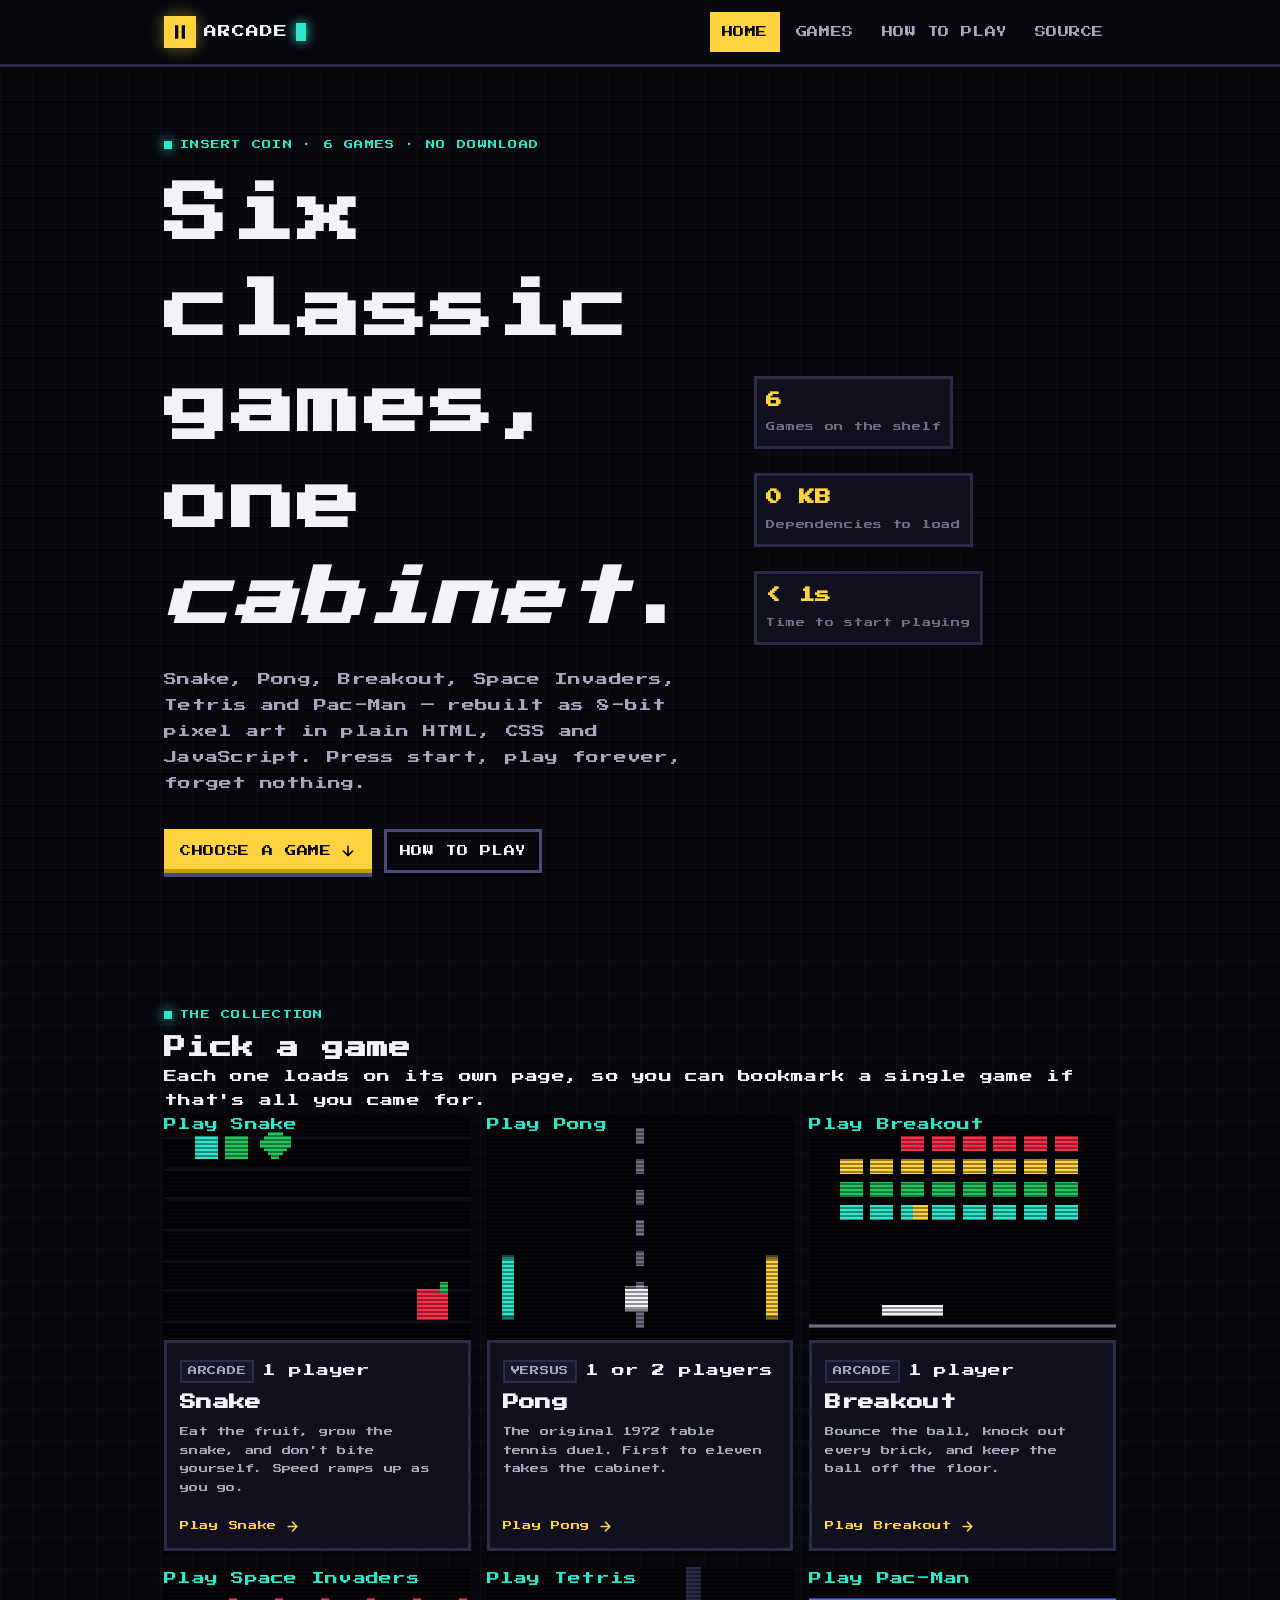
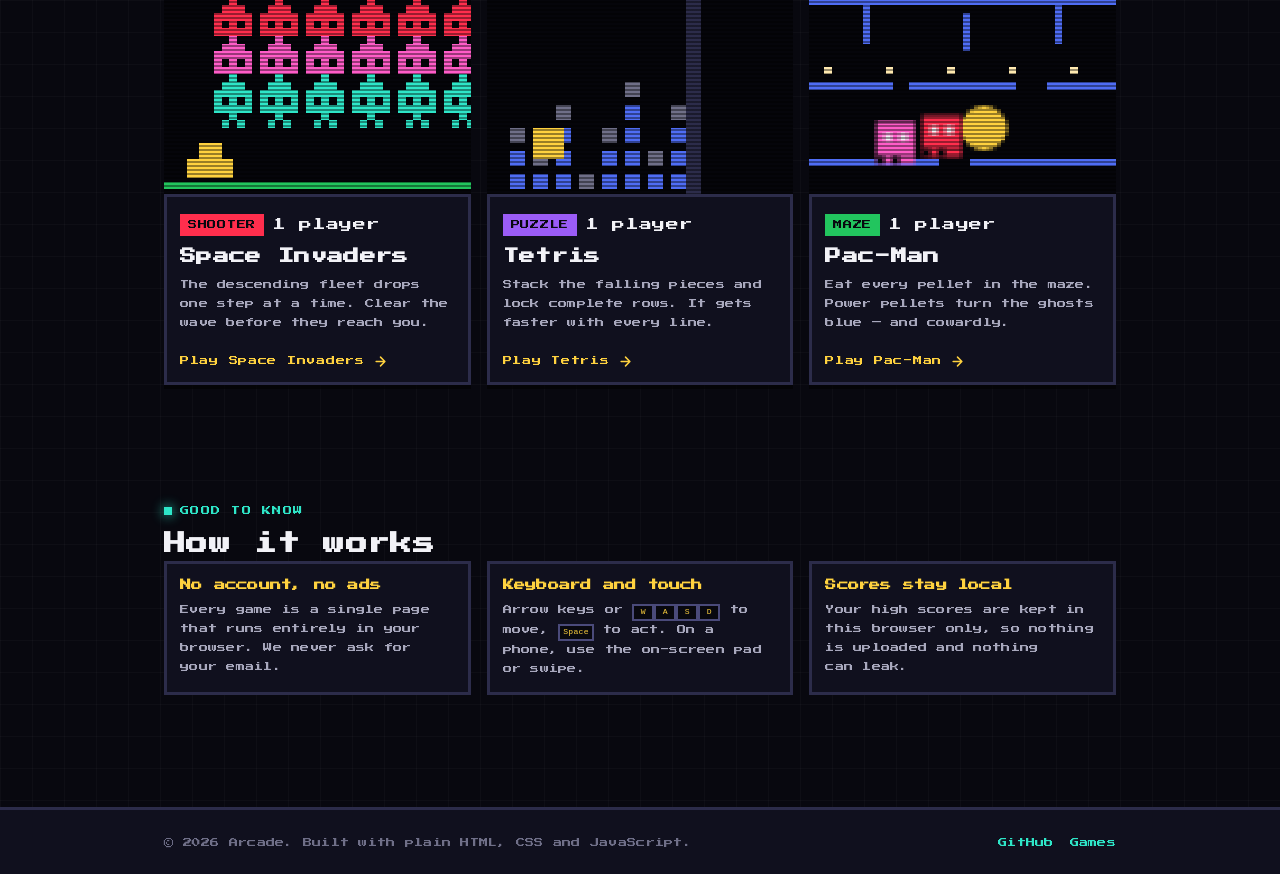
<file: index.html>
<!DOCTYPE html>
<html lang="en">
<head>
<meta charset="utf-8">
<meta name="viewport" content="width=device-width, initial-scale=1">
<title>Arcade — six retro games</title>
<meta name="description" content="Six classic 8-bit arcade games rebuilt for the browser. Snake, Pong, Breakout, Space Invaders, Tetris and Pac-Man. No install, no signup, no ads.">
<meta name="theme-color" content="#08080f">
<link rel="icon" href="assets/favicon.svg" type="image/svg+xml">
<link rel="stylesheet" href="styles/site.css">
</head>
<body>

<a class="sr-only" href="#games">Skip to games</a>

<header class="site-header">
  <div class="container site-header__inner">
    <a class="brand" href="./">
      <span class="brand__mark" aria-hidden="true">
        <svg viewBox="0 0 24 24" fill="currentColor"><path d="M6 4h4v16H6zM14 4h4v16h-4z"/></svg>
      </span>
      Arcade
    </a>

    <button class="nav-toggle" type="button" aria-expanded="false" aria-controls="site-nav" aria-label="Open menu">
      <span class="nav-toggle__bars" aria-hidden="true"></span>
    </button>

    <nav class="site-nav" id="site-nav" data-open="false" aria-label="Main">
      <ul>
        <li><a href="./" aria-current="page">Home</a></li>
        <li><a href="#games">Games</a></li>
        <li><a href="#how">How to play</a></li>
        <li><a href="https://github.com/bishalxrauniyar/test-game" rel="noopener">Source</a></li>
      </ul>
    </nav>
  </div>
</header>

<main id="main">

  <section class="hero">
    <div class="container hero__inner">
      <div>
        <p class="eyebrow">Insert coin · 6 games · no download</p>
        <h1>Six classic games,<br>one <em>cabinet</em>.</h1>
        <p class="lede" style="margin-top:1.25rem">
          Snake, Pong, Breakout, Space Invaders, Tetris and Pac-Man — rebuilt as
          8-bit pixel art in plain HTML, CSS and JavaScript. Press start, play
          forever, forget nothing.
        </p>
        <div class="hero__actions" style="margin-top:2rem">
          <a class="btn" href="#games">
            Choose a game
            <svg width="16" height="16" viewBox="0 0 24 24" fill="none" stroke="currentColor" stroke-width="2.4" stroke-linecap="round" stroke-linejoin="round" aria-hidden="true"><path d="M12 5v14M19 12l-7 7-7-7"/></svg>
          </a>
          <a class="btn btn--ghost" href="#how">How to play</a>
        </div>
      </div>

      <div class="hero__stats">
        <div class="hero__stat"><strong>6</strong><span>Games on the shelf</span></div>
        <div class="hero__stat"><strong>0 KB</strong><span>Dependencies to load</span></div>
        <div class="hero__stat"><strong>&lt; 1s</strong><span>Time to start playing</span></div>
      </div>
    </div>
  </section>

  <section class="section" id="games">
    <div class="container">
      <div class="section-head">
        <div>
          <p class="eyebrow">The collection</p>
          <h2 style="margin-top:.5rem">Pick a game</h2>
          <p>Each one loads on its own page, so you can bookmark a single game if that's all you came for.</p>
        </div>
      </div>

      <ul class="game-grid">

        <li>
          <article class="game-card">
            <div class="game-card__art" aria-hidden="true">
              <canvas data-thumb="snake" width="80" height="60"></canvas>
            </div>
            <div class="game-card__body">
              <div class="game-card__meta">
                <span class="tag">Arcade</span>
                <span>1 player</span>
              </div>
              <h3 class="game-card__title">Snake</h3>
              <p class="game-card__desc">Eat the fruit, grow the snake, and don't bite yourself. Speed ramps up as you go.</p>
              <p class="game-card__foot">Play Snake
                <svg width="15" height="15" viewBox="0 0 24 24" fill="none" stroke="currentColor" stroke-width="2.4" stroke-linecap="round" stroke-linejoin="round" aria-hidden="true"><path d="M5 12h13M12 5l7 7-7 7"/></svg>
              </p>
              <a class="game-card__link" href="games/snake/">Play Snake</a>
            </div>
          </article>
        </li>

        <li>
          <article class="game-card">
            <div class="game-card__art" aria-hidden="true">
              <canvas data-thumb="pong" width="80" height="60"></canvas>
            </div>
            <div class="game-card__body">
              <div class="game-card__meta">
                <span class="tag">Versus</span>
                <span>1 or 2 players</span>
              </div>
              <h3 class="game-card__title">Pong</h3>
              <p class="game-card__desc">The original 1972 table tennis duel. First to eleven takes the cabinet.</p>
              <p class="game-card__foot">Play Pong
                <svg width="15" height="15" viewBox="0 0 24 24" fill="none" stroke="currentColor" stroke-width="2.4" stroke-linecap="round" stroke-linejoin="round" aria-hidden="true"><path d="M5 12h13M12 5l7 7-7 7"/></svg>
              </p>
              <a class="game-card__link" href="games/pong/">Play Pong</a>
            </div>
          </article>
        </li>

        <li>
          <article class="game-card">
            <div class="game-card__art" aria-hidden="true">
              <canvas data-thumb="breakout" width="80" height="60"></canvas>
            </div>
            <div class="game-card__body">
              <div class="game-card__meta">
                <span class="tag">Arcade</span>
                <span>1 player</span>
              </div>
              <h3 class="game-card__title">Breakout</h3>
              <p class="game-card__desc">Bounce the ball, knock out every brick, and keep the ball off the floor.</p>
              <p class="game-card__foot">Play Breakout
                <svg width="15" height="15" viewBox="0 0 24 24" fill="none" stroke="currentColor" stroke-width="2.4" stroke-linecap="round" stroke-linejoin="round" aria-hidden="true"><path d="M5 12h13M12 5l7 7-7 7"/></svg>
              </p>
              <a class="game-card__link" href="games/breakout/">Play Breakout</a>
            </div>
          </article>
        </li>

        <li>
          <article class="game-card">
            <div class="game-card__art" aria-hidden="true">
              <canvas data-thumb="invaders" width="80" height="60"></canvas>
            </div>
            <div class="game-card__body">
              <div class="game-card__meta">
                <span class="tag tag--hot">Shooter</span>
                <span>1 player</span>
              </div>
              <h3 class="game-card__title">Space Invaders</h3>
              <p class="game-card__desc">The descending fleet drops one step at a time. Clear the wave before they reach you.</p>
              <p class="game-card__foot">Play Space Invaders
                <svg width="15" height="15" viewBox="0 0 24 24" fill="none" stroke="currentColor" stroke-width="2.4" stroke-linecap="round" stroke-linejoin="round" aria-hidden="true"><path d="M5 12h13M12 5l7 7-7 7"/></svg>
              </p>
              <a class="game-card__link" href="games/invaders/">Play Space Invaders</a>
            </div>
          </article>
        </li>

        <li>
          <article class="game-card">
            <div class="game-card__art" aria-hidden="true">
              <canvas data-thumb="tetris" width="80" height="60"></canvas>
            </div>
            <div class="game-card__body">
              <div class="game-card__meta">
                <span class="tag tag--hot-2">Puzzle</span>
                <span>1 player</span>
              </div>
              <h3 class="game-card__title">Tetris</h3>
              <p class="game-card__desc">Stack the falling pieces and lock complete rows. It gets faster with every line.</p>
              <p class="game-card__foot">Play Tetris
                <svg width="15" height="15" viewBox="0 0 24 24" fill="none" stroke="currentColor" stroke-width="2.4" stroke-linecap="round" stroke-linejoin="round" aria-hidden="true"><path d="M5 12h13M12 5l7 7-7 7"/></svg>
              </p>
              <a class="game-card__link" href="games/tetris/">Play Tetris</a>
            </div>
          </article>
        </li>

        <li>
          <article class="game-card">
            <div class="game-card__art" aria-hidden="true">
              <canvas data-thumb="pacman" width="80" height="60"></canvas>
            </div>
            <div class="game-card__body">
              <div class="game-card__meta">
                <span class="tag tag--new">Maze</span>
                <span>1 player</span>
              </div>
              <h3 class="game-card__title">Pac-Man</h3>
              <p class="game-card__desc">Eat every pellet in the maze. Power pellets turn the ghosts blue — and cowardly.</p>
              <p class="game-card__foot">Play Pac-Man
                <svg width="15" height="15" viewBox="0 0 24 24" fill="none" stroke="currentColor" stroke-width="2.4" stroke-linecap="round" stroke-linejoin="round" aria-hidden="true"><path d="M5 12h13M12 5l7 7-7 7"/></svg>
              </p>
              <a class="game-card__link" href="games/pacman/">Play Pac-Man</a>
            </div>
          </article>
        </li>

      </ul>
    </div>
  </section>

  <section class="section section--tight" id="how">
    <div class="container">
      <div class="section-head">
        <div>
          <p class="eyebrow">Good to know</p>
          <h2 style="margin-top:.5rem">How it works</h2>
        </div>
      </div>
      <ul class="howto">
        <li>
          <h3>No account, no ads</h3>
          <p>Every game is a single page that runs entirely in your browser. We never ask for your email.</p>
        </li>
        <li>
          <h3>Keyboard and touch</h3>
          <p>Arrow keys or <kbd>W</kbd><kbd>A</kbd><kbd>S</kbd><kbd>D</kbd> to move, <kbd>Space</kbd> to act. On a phone, use the on-screen pad or swipe.</p>
        </li>
        <li>
          <h3>Scores stay local</h3>
          <p>Your high scores are kept in this browser only, so nothing is uploaded and nothing can leak.</p>
        </li>
      </ul>
    </div>
  </section>

</main>

<footer class="site-footer">
  <div class="container site-footer__inner">
    <p>&copy; <span data-year>2026</span> Arcade. Built with plain HTML, CSS and JavaScript.</p>
    <ul class="site-footer__links">
      <li><a href="https://github.com/bishalxrauniyar/test-game" rel="noopener">GitHub</a></li>
      <li><a href="#games">Games</a></li>
    </ul>
  </div>
</footer>

<script src="assets/site.js" defer></script>
<script src="assets/thumbs.js" defer></script>
</body>
</html>
</file>
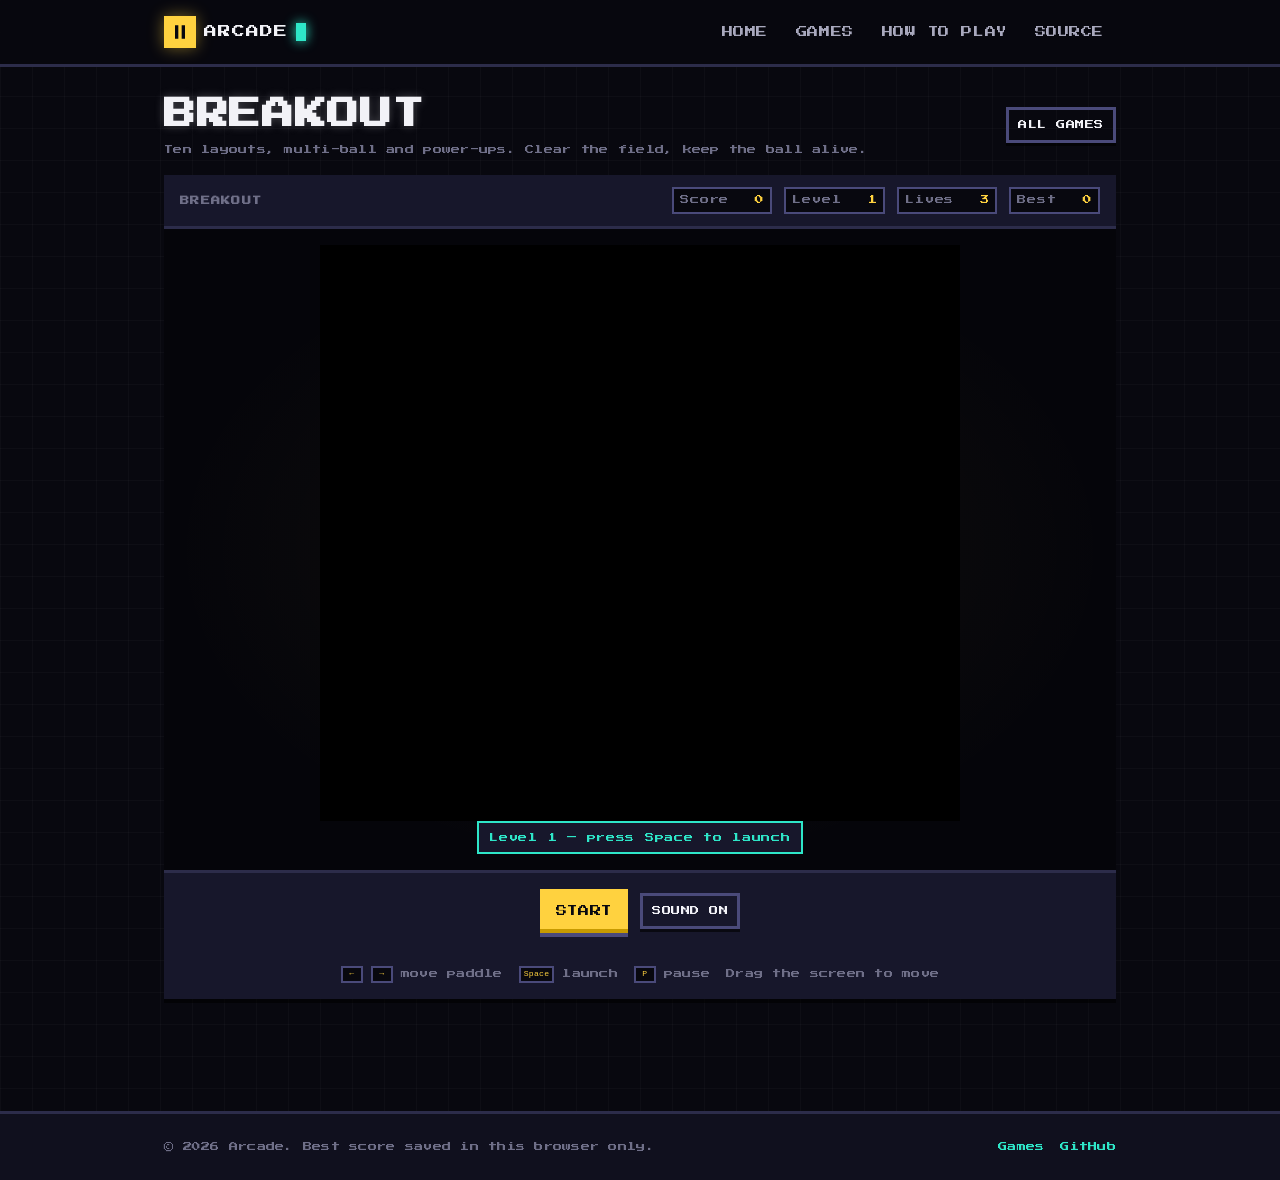
<file: games/breakout/index.html>
<!DOCTYPE html>
<html lang="en">
<head>
<meta charset="utf-8">
<meta name="viewport" content="width=device-width, initial-scale=1">
<title>Breakout — Arcade</title>
<meta name="description" content="Classic Breakout. Smash every brick, catch power-ups, and climb ten levels. Arrows, WASD or drag to move the paddle.">
<meta name="theme-color" content="#08080f">
<link rel="icon" href="../../assets/favicon.svg" type="image/svg+xml">
<link rel="stylesheet" href="../../styles/site.css">
</head>
<body>

<a class="sr-only" href="#screen">Skip to the game</a>

<header class="site-header">
  <div class="container site-header__inner">
    <a class="brand" href="../../">
      <span class="brand__mark" aria-hidden="true">
        <svg viewBox="0 0 24 24" fill="currentColor"><path d="M6 4h4v16H6zM14 4h4v16h-4z"/></svg>
      </span>
      Arcade
    </a>

    <button class="nav-toggle" type="button" aria-expanded="false" aria-controls="site-nav" aria-label="Open menu">
      <span class="nav-toggle__bars" aria-hidden="true"></span>
    </button>

    <nav class="site-nav" id="site-nav" data-open="false" aria-label="Main">
      <ul>
        <li><a href="../../">Home</a></li>
        <li><a href="../../#games">Games</a></li>
        <li><a href="../../#how">How to play</a></li>
        <li><a href="https://github.com/bishalxrauniyar/test-game" rel="noopener">Source</a></li>
      </ul>
    </nav>
  </div>
</header>

<main class="game-main">
  <div class="container">

    <div class="game-head">
      <div class="game-head__text">
        <h1>BREAKOUT</h1>
        <p>Ten layouts, multi-ball and power-ups. Clear the field, keep the ball alive.</p>
      </div>
      <a class="btn btn--ghost btn--sm" href="../../#games">All games</a>
    </div>

    <div class="cabinet">
      <div class="cabinet__marquee">
        <h2>Breakout</h2>
        <span class="stat"><span class="stat__label">Score</span> <span class="stat__value" id="sScore">0</span></span>
        <span class="stat"><span class="stat__label">Level</span> <span class="stat__value" id="sLevel">1</span></span>
        <span class="stat"><span class="stat__label">Lives</span> <span class="stat__value" id="sLives">3</span></span>
        <span class="stat"><span class="stat__label">Best</span> <span class="stat__value" id="sBest">0</span></span>
      </div>

      <div class="cabinet__screen">
        <div class="screen" id="screen">
          <canvas id="game" width="160" height="144" role="img"
                  aria-label="Breakout playfield. Move the paddle with the left and right arrow keys, drag with a pointer, or use the on-screen buttons."></canvas>
        </div>
        <p class="status status--info" id="status" role="status">Press Enter or tap Start to play</p>
      </div>

      <div class="deck">
        <button class="btn" id="start" type="button">Start</button>
        <button class="btn btn--ghost btn--sm" id="sound" type="button" aria-pressed="true">Sound On</button>

        <div class="pad pad--dpad" role="group" aria-label="Touch controls">
          <button class="pad__btn pad__btn--up" type="button" data-pad="up" aria-label="Aim up">
            <svg viewBox="0 0 24 24" fill="none" stroke="currentColor" stroke-width="3" stroke-linecap="square" aria-hidden="true"><path d="M12 20V5M5 12l7-7 7 7"/></svg>
          </button>
          <button class="pad__btn pad__btn--left" type="button" data-pad="left" aria-label="Move left">
            <svg viewBox="0 0 24 24" fill="none" stroke="currentColor" stroke-width="3" stroke-linecap="square" aria-hidden="true"><path d="M20 12H5M12 5v14"/></svg>
          </button>
          <button class="pad__btn pad__btn--a" type="button" data-pad="fire" aria-label="Launch ball">
            <span style="font-size:11px">A</span>
          </button>
          <button class="pad__btn pad__btn--right" type="button" data-pad="right" aria-label="Move right">
            <svg viewBox="0 0 24 24" fill="none" stroke="currentColor" stroke-width="3" stroke-linecap="square" aria-hidden="true"><path d="M20 12H5M12 5v14"/></svg>
          </button>
          <button class="pad__btn pad__btn--down" type="button" data-pad="down" aria-label="Aim down">
            <svg viewBox="0 0 24 24" fill="none" stroke="currentColor" stroke-width="3" stroke-linecap="square" aria-hidden="true"><path d="M12 4v15M5 12l7 7 7-7"/></svg>
          </button>
        </div>
      </div>

      <div class="deck" style="border-top:0">
        <div class="legend">
          <div><kbd>&larr;</kbd><kbd>&rarr;</kbd> move paddle</div>
          <div><kbd>Space</kbd> launch</div>
          <div><kbd>P</kbd> pause</div>
          <div>Drag the screen to move</div>
        </div>
      </div>
    </div>

  </div>
</main>

<footer class="site-footer">
  <div class="container site-footer__inner">
    <p>&copy; <span data-year>2026</span> Arcade. Best score saved in this browser only.</p>
    <ul class="site-footer__links">
      <li><a href="../../#games">Games</a></li>
      <li><a href="https://github.com/bishalxrauniyar/test-game" rel="noopener">GitHub</a></li>
    </ul>
  </div>
</footer>

<script src="../../assets/site.js" defer></script>
<script src="../../assets/engine.js" defer></script>
<script src="breakout.js" defer></script>
</body>
</html>
</file>
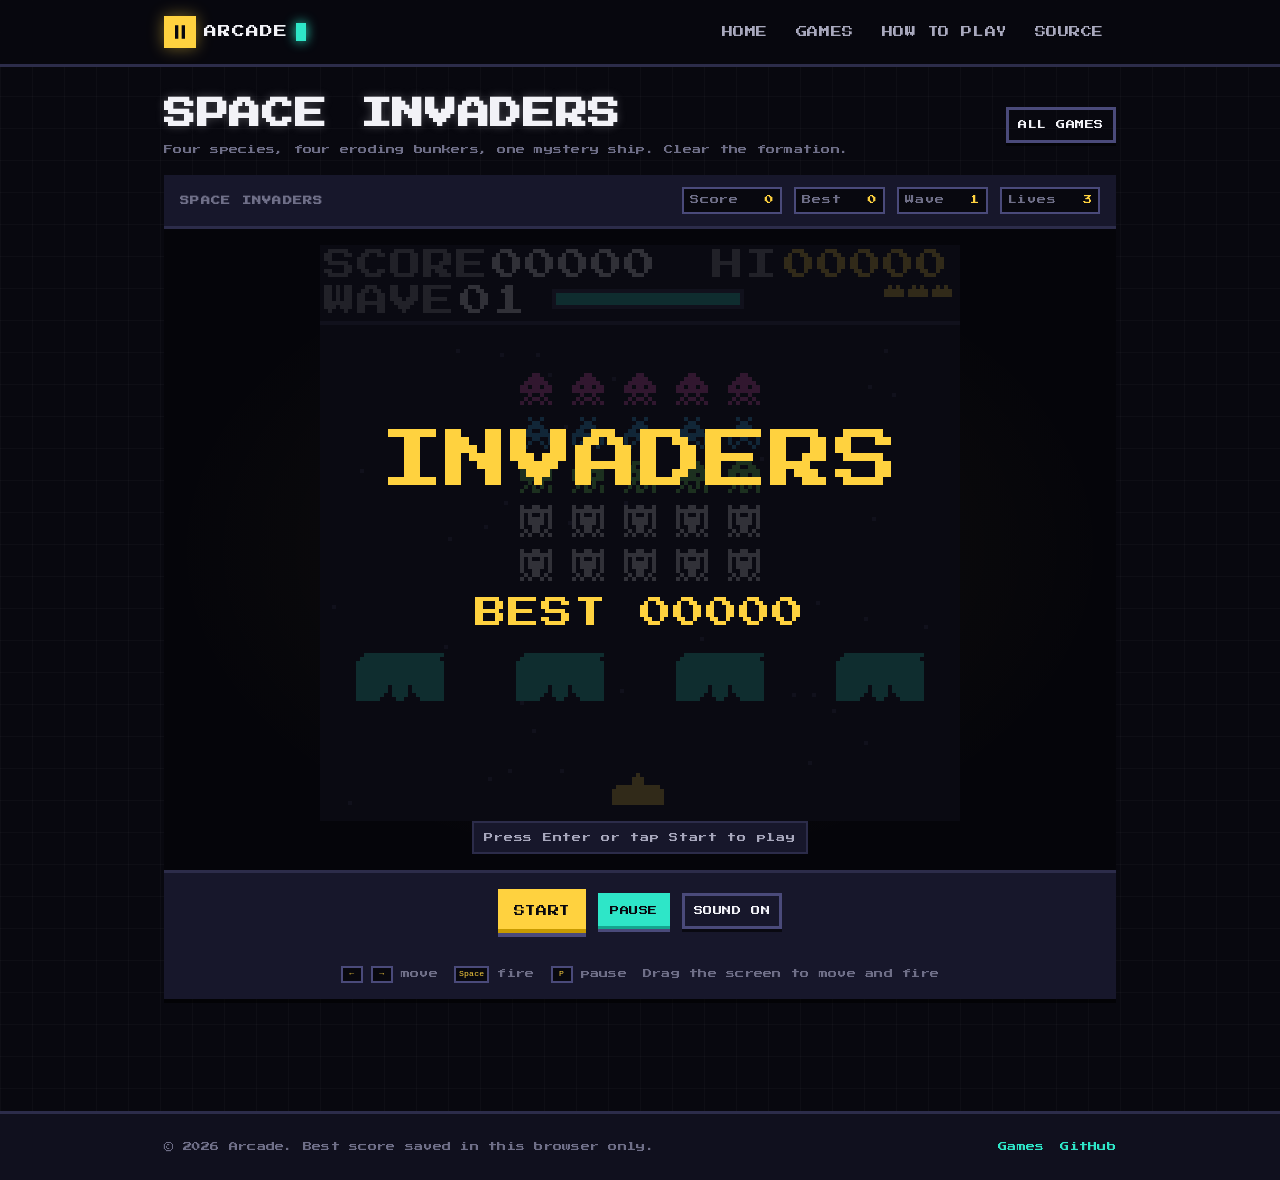
<file: games/invaders/index.html>
<!DOCTYPE html>
<html lang="en">
<head>
<meta charset="utf-8">
<meta name="viewport" content="width=device-width, initial-scale=1">
<title>Space Invaders — Arcade</title>
<meta name="description" content="Space Invaders. Four species, four eroding bunkers, one mystery ship. Arrows to move, Space to fire, drag to play on touch.">
<meta name="theme-color" content="#08080f">
<link rel="icon" href="../../assets/favicon.svg" type="image/svg+xml">
<link rel="stylesheet" href="../../styles/site.css">
</head>
<body>

<a class="sr-only" href="#screen">Skip to the game</a>

<header class="site-header">
  <div class="container site-header__inner">
    <a class="brand" href="../../">
      <span class="brand__mark" aria-hidden="true">
        <svg viewBox="0 0 24 24" fill="currentColor"><path d="M6 4h4v16H6zM14 4h4v16h-4z"/></svg>
      </span>
      Arcade
    </a>

    <button class="nav-toggle" type="button" aria-expanded="false" aria-controls="site-nav" aria-label="Open menu">
      <span class="nav-toggle__bars" aria-hidden="true"></span>
    </button>

    <nav class="site-nav" id="site-nav" data-open="false" aria-label="Main">
      <ul>
        <li><a href="../../">Home</a></li>
        <li><a href="../../#games">Games</a></li>
        <li><a href="../../#how">How to play</a></li>
        <li><a href="https://github.com/bishalxrauniyar/test-game" rel="noopener">Source</a></li>
      </ul>
    </nav>
  </div>
</header>

<main class="game-main">
  <div class="container">

    <div class="game-head">
      <div class="game-head__text">
        <h1>SPACE INVADERS</h1>
        <p>Four species, four eroding bunkers, one mystery ship. Clear the formation.</p>
      </div>
      <a class="btn btn--ghost btn--sm" href="../../#games">All games</a>
    </div>

    <div class="cabinet">
      <div class="cabinet__marquee">
        <h2>Space Invaders</h2>
        <span class="stat"><span class="stat__label">Score</span> <span class="stat__value" id="sScore">0</span></span>
        <span class="stat"><span class="stat__label">Best</span> <span class="stat__value" id="sBest">0</span></span>
        <span class="stat"><span class="stat__label">Wave</span> <span class="stat__value" id="sWave">1</span></span>
        <span class="stat"><span class="stat__label">Lives</span> <span class="stat__value" id="sLives">3</span></span>
      </div>

      <div class="cabinet__screen">
        <div class="screen" id="screen">
          <canvas id="game" width="160" height="144" role="img"
                  aria-label="Space Invaders playfield. Move your cannon with the left and right arrow keys and fire with the space bar."></canvas>
        </div>
        <p class="status status--info" id="status" role="status">Press Enter or tap Start to play</p>
      </div>

      <div class="deck">
        <button class="btn" id="start" type="button">Start</button>
        <button class="btn btn--teal btn--sm" id="pause" type="button" aria-pressed="false">Pause</button>
        <button class="btn btn--ghost btn--sm" id="sound" type="button" aria-pressed="true">Sound On</button>

        <div class="pad pad--dpad" role="group" aria-label="Touch controls">
          <button class="pad__btn pad__btn--up" type="button" data-pad="up" aria-label="Aim up">
            <svg viewBox="0 0 24 24" fill="none" stroke="currentColor" stroke-width="3" stroke-linecap="square" aria-hidden="true"><path d="M12 20V5M5 12l7-7 7 7"/></svg>
          </button>
          <button class="pad__btn pad__btn--left" type="button" data-pad="left" aria-label="Move left">
            <svg viewBox="0 0 24 24" fill="none" stroke="currentColor" stroke-width="3" stroke-linecap="square" aria-hidden="true"><path d="M20 12H5M12 5v14"/></svg>
          </button>
          <button class="pad__btn pad__btn--a" type="button" data-pad="fire" aria-label="Fire">
            <span style="font-size:11px">A</span>
          </button>
          <button class="pad__btn pad__btn--right" type="button" data-pad="right" aria-label="Move right">
            <svg viewBox="0 0 24 24" fill="none" stroke="currentColor" stroke-width="3" stroke-linecap="square" aria-hidden="true"><path d="M20 12H5M12 5v14"/></svg>
          </button>
          <button class="pad__btn pad__btn--down" type="button" data-pad="down" aria-label="Aim down">
            <svg viewBox="0 0 24 24" fill="none" stroke="currentColor" stroke-width="3" stroke-linecap="square" aria-hidden="true"><path d="M12 4v15M5 12l7 7 7-7"/></svg>
          </button>
        </div>
      </div>

      <div class="deck" style="border-top:0">
        <div class="legend">
          <div><kbd>&larr;</kbd><kbd>&rarr;</kbd> move</div>
          <div><kbd>Space</kbd> fire</div>
          <div><kbd>P</kbd> pause</div>
          <div>Drag the screen to move and fire</div>
        </div>
      </div>
    </div>

  </div>
</main>

<footer class="site-footer">
  <div class="container site-footer__inner">
    <p>&copy; <span data-year>2026</span> Arcade. Best score saved in this browser only.</p>
    <ul class="site-footer__links">
      <li><a href="../../#games">Games</a></li>
      <li><a href="https://github.com/bishalxrauniyar/test-game" rel="noopener">GitHub</a></li>
    </ul>
  </div>
</footer>

<script src="../../assets/site.js" defer></script>
<script src="../../assets/engine.js" defer></script>
<script src="invaders.js" defer></script>
</body>
</html>
</file>
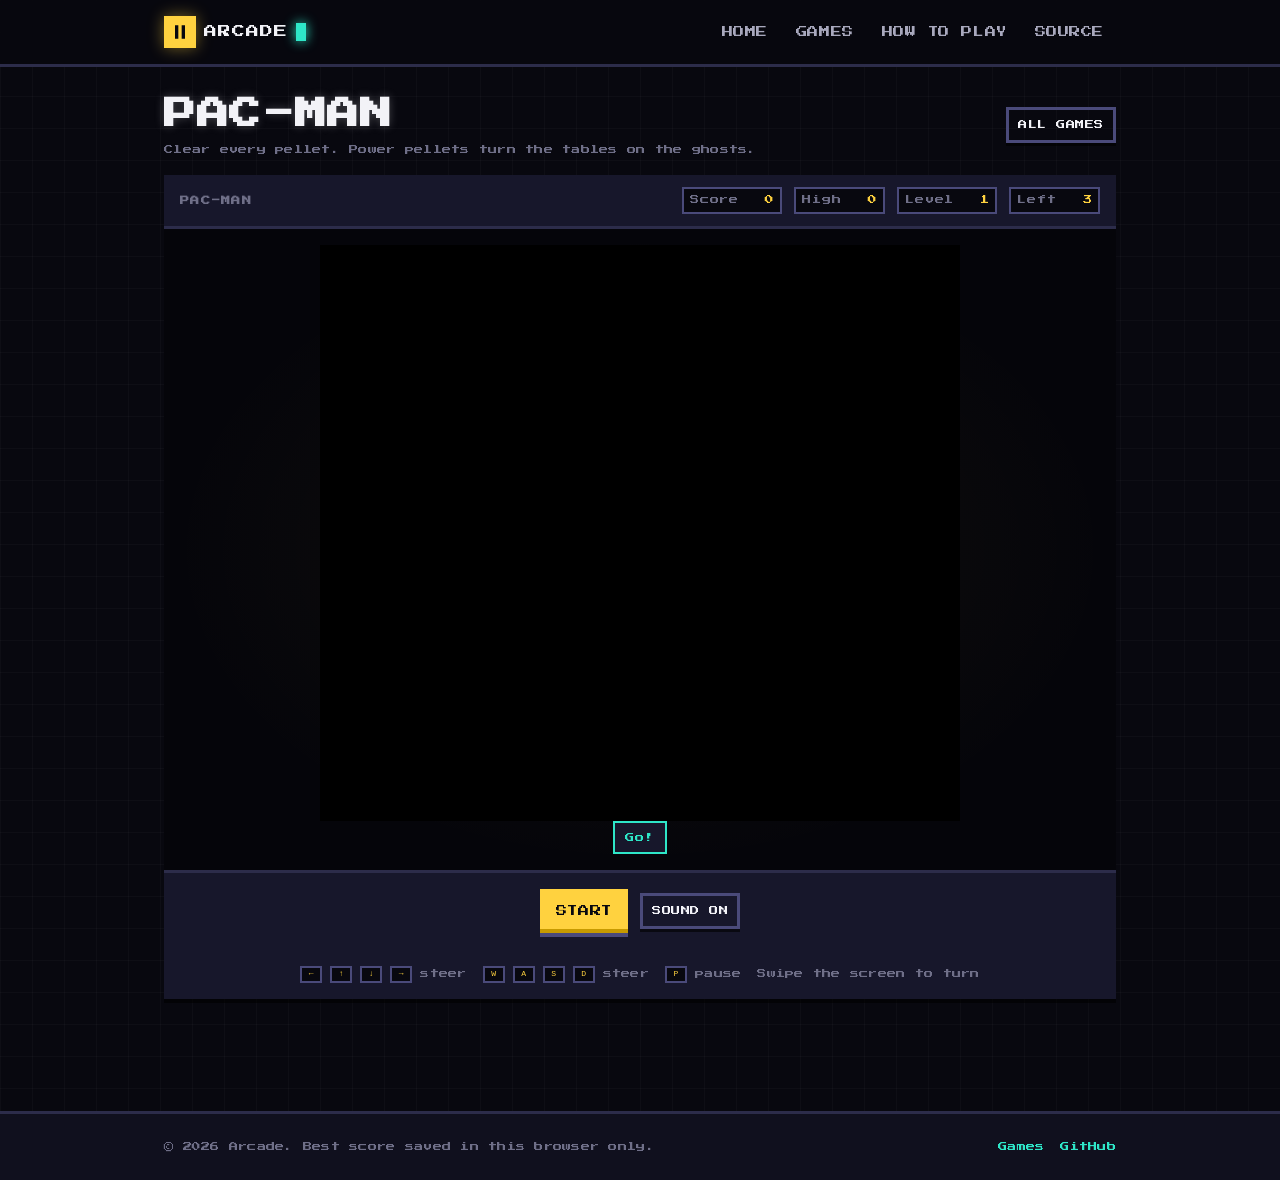
<file: games/pacman/index.html>
<!DOCTYPE html>
<html lang="en">
<head>
<meta charset="utf-8">
<meta name="viewport" content="width=device-width, initial-scale=1">
<title>Pac-Man — Arcade</title>
<meta name="description" content="Classic Pac-Man. Eat every pellet, power up the ghosts and clear the maze. Arrows, WASD or swipe to steer.">
<meta name="theme-color" content="#08080f">
<link rel="icon" href="../../assets/favicon.svg" type="image/svg+xml">
<link rel="stylesheet" href="../../styles/site.css">
</head>
<body>

<a class="sr-only" href="#screen">Skip to the game</a>

<header class="site-header">
  <div class="container site-header__inner">
    <a class="brand" href="../../">
      <span class="brand__mark" aria-hidden="true">
        <svg viewBox="0 0 24 24" fill="currentColor"><path d="M6 4h4v16H6zM14 4h4v16h-4z"/></svg>
      </span>
      Arcade
    </a>

    <button class="nav-toggle" type="button" aria-expanded="false" aria-controls="site-nav" aria-label="Open menu">
      <span class="nav-toggle__bars" aria-hidden="true"></span>
    </button>

    <nav class="site-nav" id="site-nav" data-open="false" aria-label="Main">
      <ul>
        <li><a href="../../">Home</a></li>
        <li><a href="../../#games">Games</a></li>
        <li><a href="../../#how">How to play</a></li>
        <li><a href="https://github.com/bishalxrauniyar/test-game" rel="noopener">Source</a></li>
      </ul>
    </nav>
  </div>
</header>

<main class="game-main">
  <div class="container">

    <div class="game-head">
      <div class="game-head__text">
        <h1>PAC-MAN</h1>
        <p>Clear every pellet. Power pellets turn the tables on the ghosts.</p>
      </div>
      <a class="btn btn--ghost btn--sm" href="../../#games">All games</a>
    </div>

    <div class="cabinet">
      <div class="cabinet__marquee">
        <h2>Pac-Man</h2>
        <span class="stat"><span class="stat__label">Score</span> <span class="stat__value" id="sScore">0</span></span>
        <span class="stat"><span class="stat__label">High</span> <span class="stat__value" id="sBest">0</span></span>
        <span class="stat"><span class="stat__label">Level</span> <span class="stat__value" id="sLevel">1</span></span>
        <span class="stat"><span class="stat__label">Left</span> <span class="stat__value" id="sLives">3</span></span>
      </div>

      <div class="cabinet__screen">
        <div class="screen" id="screen">
          <canvas id="game" width="160" height="144" role="img"
                  aria-label="Pac-Man maze playfield. Steer Pac-Man with the arrow keys or WASD to eat the pellets."></canvas>
        </div>
        <p class="status status--info" id="status" role="status">Press Enter or tap Start to play</p>
      </div>

      <div class="deck">
        <button class="btn" id="start" type="button">Start</button>
        <button class="btn btn--ghost btn--sm" id="sound" type="button" aria-pressed="true">Sound On</button>

        <div class="pad pad--dpad" role="group" aria-label="Touch controls">
          <button class="pad__btn pad__btn--up" type="button" data-pad="up" aria-label="Steer up">
            <svg viewBox="0 0 24 24" fill="none" stroke="currentColor" stroke-width="3" stroke-linecap="square" aria-hidden="true"><path d="M12 20V5M5 12l7-7 7 7"/></svg>
          </button>
          <button class="pad__btn pad__btn--left" type="button" data-pad="left" aria-label="Steer left">
            <svg viewBox="0 0 24 24" fill="none" stroke="currentColor" stroke-width="3" stroke-linecap="square" aria-hidden="true"><path d="M20 12H5M12 5v14"/></svg>
          </button>
          <button class="pad__btn pad__btn--a" type="button" data-pad="fire" aria-label="Start">
            <span style="font-size:11px">A</span>
          </button>
          <button class="pad__btn pad__btn--right" type="button" data-pad="right" aria-label="Steer right">
            <svg viewBox="0 0 24 24" fill="none" stroke="currentColor" stroke-width="3" stroke-linecap="square" aria-hidden="true"><path d="M20 12H5M12 5v14"/></svg>
          </button>
          <button class="pad__btn pad__btn--down" type="button" data-pad="down" aria-label="Steer down">
            <svg viewBox="0 0 24 24" fill="none" stroke="currentColor" stroke-width="3" stroke-linecap="square" aria-hidden="true"><path d="M12 4v15M5 12l7 7 7-7"/></svg>
          </button>
        </div>
      </div>

      <div class="deck" style="border-top:0">
        <div class="legend">
          <div><kbd>&larr;</kbd><kbd>&uarr;</kbd><kbd>&darr;</kbd><kbd>&rarr;</kbd> steer</div>
          <div><kbd>W</kbd><kbd>A</kbd><kbd>S</kbd><kbd>D</kbd> steer</div>
          <div><kbd>P</kbd> pause</div>
          <div>Swipe the screen to turn</div>
        </div>
      </div>
    </div>

  </div>
</main>

<footer class="site-footer">
  <div class="container site-footer__inner">
    <p>&copy; <span data-year>2026</span> Arcade. Best score saved in this browser only.</p>
    <ul class="site-footer__links">
      <li><a href="../../#games">Games</a></li>
      <li><a href="https://github.com/bishalxrauniyar/test-game" rel="noopener">GitHub</a></li>
    </ul>
  </div>
</footer>

<script src="../../assets/site.js" defer></script>
<script src="../../assets/engine.js" defer></script>
<script src="pacman.js" defer></script>
</body>
</html>
</file>
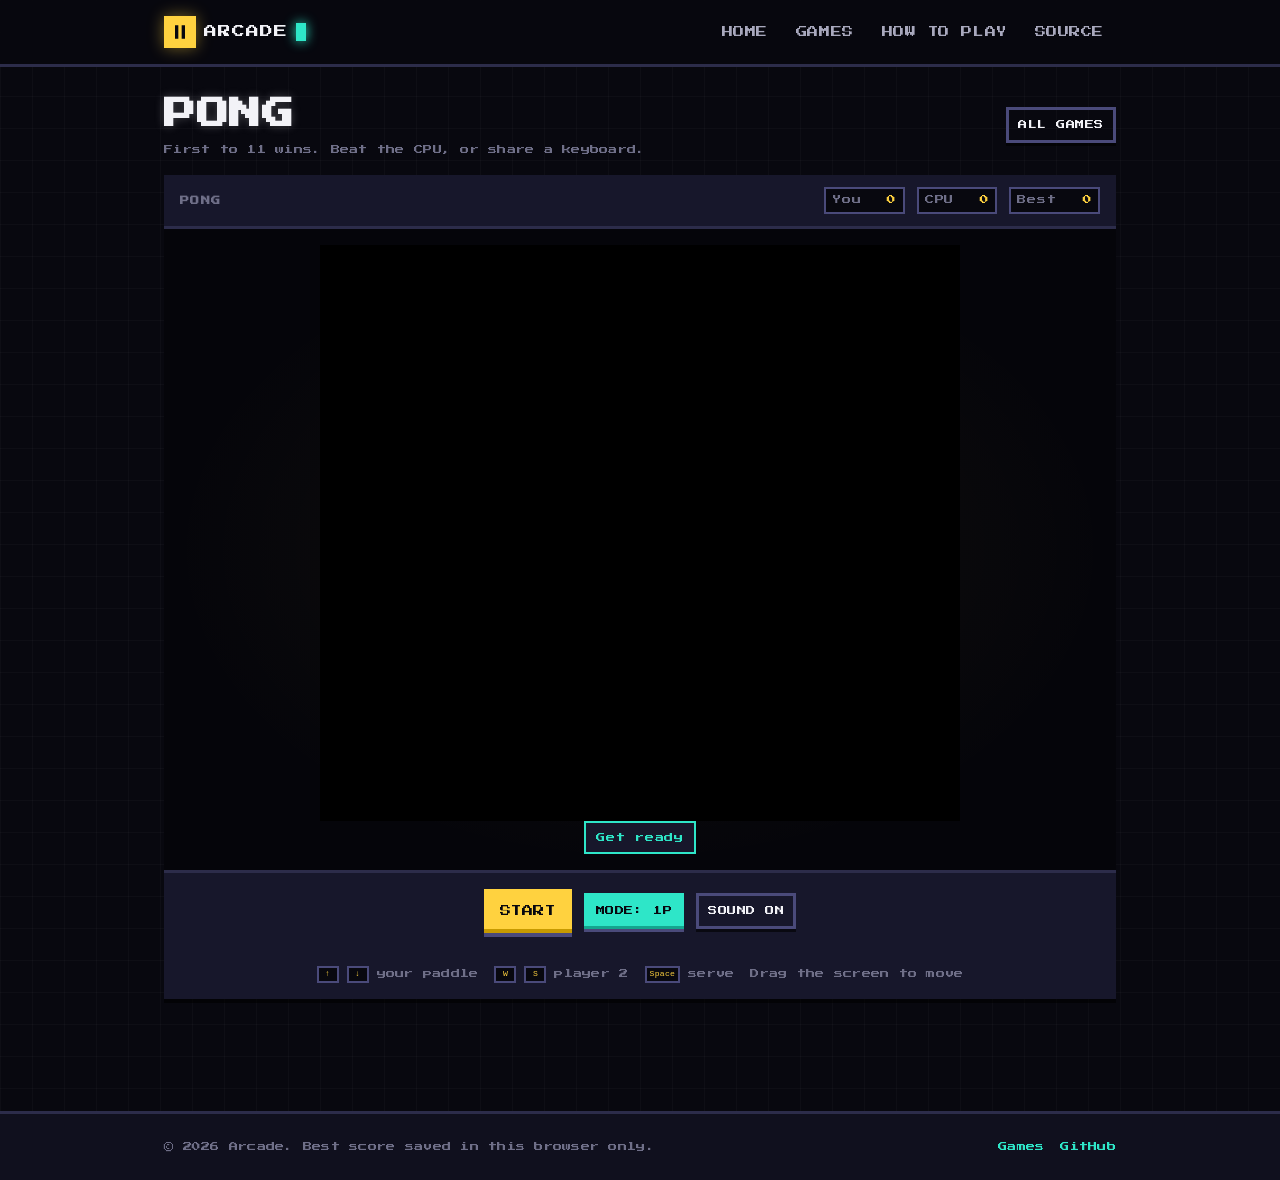
<file: games/pong/index.html>
<!DOCTYPE html>
<html lang="en">
<head>
<meta charset="utf-8">
<meta name="viewport" content="width=device-width, initial-scale=1">
<title>Pong — Arcade</title>
<meta name="description" content="Classic Pong. Beat the CPU or challenge a friend on the same keyboard. Arrows, WASD or drag to move.">
<meta name="theme-color" content="#08080f">
<link rel="icon" href="../../assets/favicon.svg" type="image/svg+xml">
<link rel="stylesheet" href="../../styles/site.css">
</head>
<body>

<a class="sr-only" href="#screen">Skip to the game</a>

<header class="site-header">
  <div class="container site-header__inner">
    <a class="brand" href="../../">
      <span class="brand__mark" aria-hidden="true">
        <svg viewBox="0 0 24 24" fill="currentColor"><path d="M6 4h4v16H6zM14 4h4v16h-4z"/></svg>
      </span>
      Arcade
    </a>

    <button class="nav-toggle" type="button" aria-expanded="false" aria-controls="site-nav" aria-label="Open menu">
      <span class="nav-toggle__bars" aria-hidden="true"></span>
    </button>

    <nav class="site-nav" id="site-nav" data-open="false" aria-label="Main">
      <ul>
        <li><a href="../../">Home</a></li>
        <li><a href="../../#games">Games</a></li>
        <li><a href="../../#how">How to play</a></li>
        <li><a href="https://github.com/bishalxrauniyar/test-game" rel="noopener">Source</a></li>
      </ul>
    </nav>
  </div>
</header>

<main class="game-main">
  <div class="container">

    <div class="game-head">
      <div class="game-head__text">
        <h1>PONG</h1>
        <p>First to 11 wins. Beat the CPU, or share a keyboard.</p>
      </div>
      <a class="btn btn--ghost btn--sm" href="../../#games">All games</a>
    </div>

    <div class="cabinet">
      <div class="cabinet__marquee">
        <h2>Pong</h2>
        <span class="stat"><span class="stat__label">You</span> <span class="stat__value" id="sP1">0</span></span>
        <span class="stat"><span class="stat__label">CPU</span> <span class="stat__value" id="sP2">0</span></span>
        <span class="stat"><span class="stat__label">Best</span> <span class="stat__value" id="sBest">0</span></span>
      </div>

      <div class="cabinet__screen">
        <div class="screen" id="screen">
          <canvas id="game" width="160" height="144" role="img"
                  aria-label="Pong playfield. Move your paddle with the up and down arrow keys."></canvas>
        </div>
        <p class="status status--info" id="status" role="status">Press Enter or tap Start to play</p>
      </div>

      <div class="deck">
        <button class="btn" id="start" type="button">Start</button>
        <button class="btn btn--teal btn--sm" id="mode" type="button" aria-pressed="false">Mode: 1P</button>
        <button class="btn btn--ghost btn--sm" id="sound" type="button" aria-pressed="true">Sound On</button>

        <div class="pad pad--dpad" role="group" aria-label="Touch controls">
          <button class="pad__btn pad__btn--up" type="button" data-pad="up" aria-label="Move up">
            <svg viewBox="0 0 24 24" fill="none" stroke="currentColor" stroke-width="3" stroke-linecap="square" aria-hidden="true"><path d="M12 20V5M5 12l7-7 7 7"/></svg>
          </button>
          <button class="pad__btn pad__btn--left" type="button" data-pad="left" aria-label="Move left">
            <svg viewBox="0 0 24 24" fill="none" stroke="currentColor" stroke-width="3" stroke-linecap="square" aria-hidden="true"><path d="M20 12H5M12 5v14"/></svg>
          </button>
          <button class="pad__btn pad__btn--a" type="button" data-pad="fire" aria-label="Serve">
            <span style="font-size:11px">A</span>
          </button>
          <button class="pad__btn pad__btn--right" type="button" data-pad="right" aria-label="Move right">
            <svg viewBox="0 0 24 24" fill="none" stroke="currentColor" stroke-width="3" stroke-linecap="square" aria-hidden="true"><path d="M20 12H5M12 5v14"/></svg>
          </button>
          <button class="pad__btn pad__btn--down" type="button" data-pad="down" aria-label="Move down">
            <svg viewBox="0 0 24 24" fill="none" stroke="currentColor" stroke-width="3" stroke-linecap="square" aria-hidden="true"><path d="M12 4v15M5 12l7 7 7-7"/></svg>
          </button>
        </div>
      </div>

      <div class="deck" style="border-top:0">
        <div class="legend">
          <div><kbd>&uarr;</kbd><kbd>&darr;</kbd> your paddle</div>
          <div><kbd>W</kbd><kbd>S</kbd> player 2</div>
          <div><kbd>Space</kbd> serve</div>
          <div>Drag the screen to move</div>
        </div>
      </div>
    </div>

  </div>
</main>

<footer class="site-footer">
  <div class="container site-footer__inner">
    <p>&copy; <span data-year>2026</span> Arcade. Best score saved in this browser only.</p>
    <ul class="site-footer__links">
      <li><a href="../../#games">Games</a></li>
      <li><a href="https://github.com/bishalxrauniyar/test-game" rel="noopener">GitHub</a></li>
    </ul>
  </div>
</footer>

<script src="../../assets/site.js" defer></script>
<script src="../../assets/engine.js" defer></script>
<script src="pong.js" defer></script>
</body>
</html>
</file>
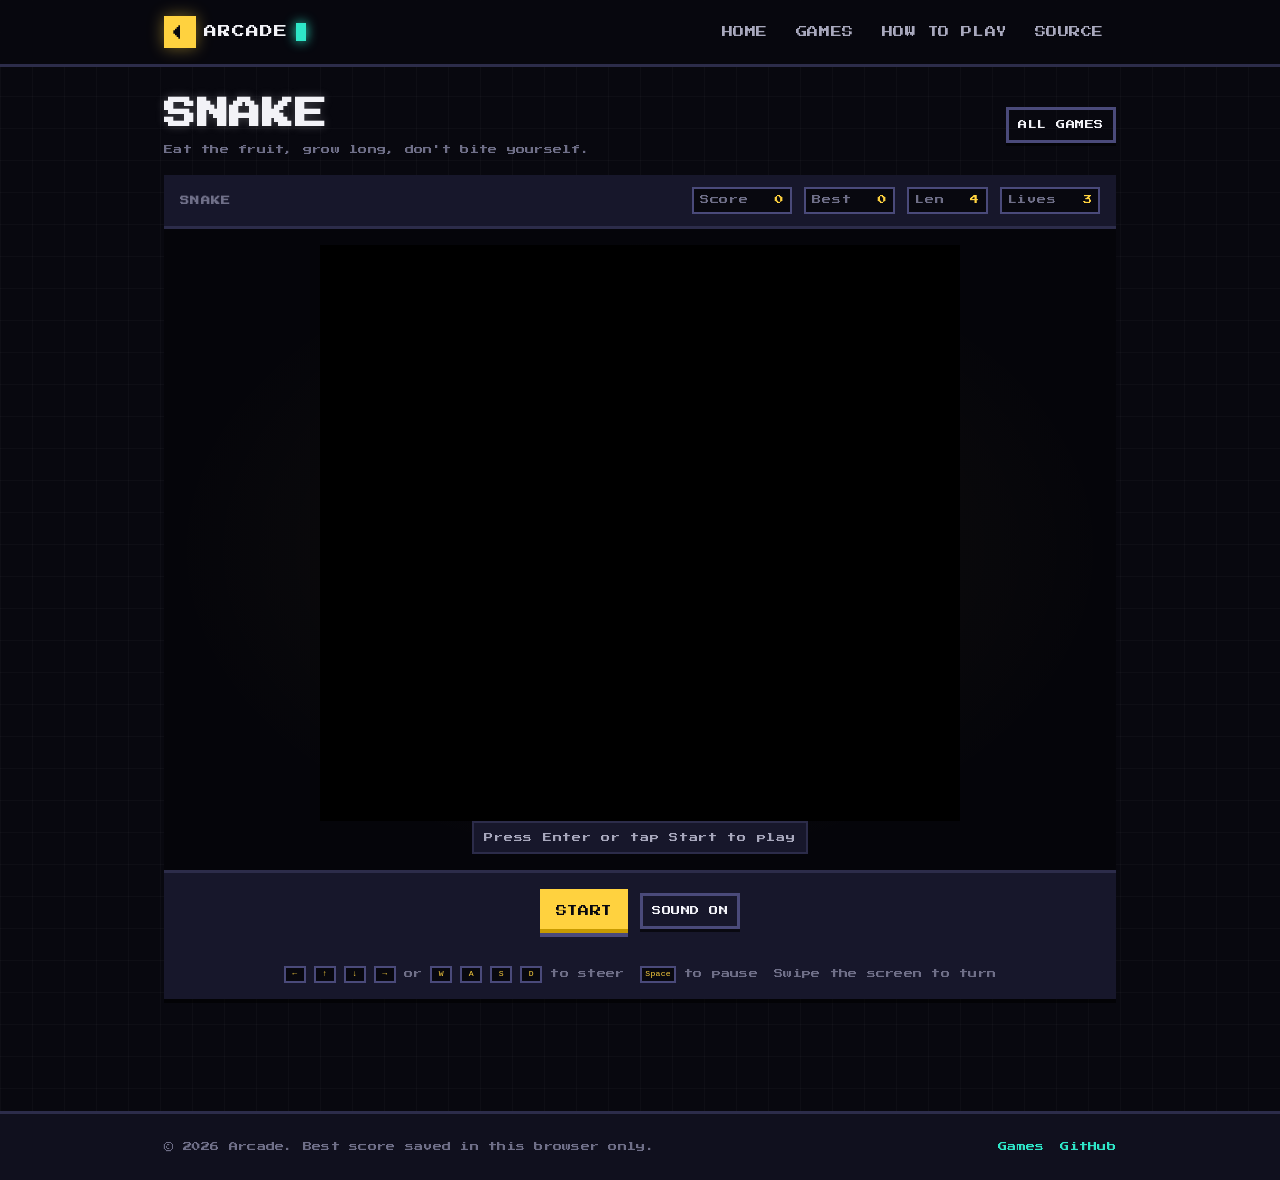
<file: games/snake/index.html>
<!DOCTYPE html>
<html lang="en">
<head>
<meta charset="utf-8">
<meta name="viewport" content="width=device-width, initial-scale=1">
<title>Snake — Arcade</title>
<meta name="description" content="Classic Snake, arcade style. Arrow keys, WASD or swipe. Grow the snake, dodge the walls.">
<meta name="theme-color" content="#08080f">
<link rel="icon" href="../../assets/favicon.svg" type="image/svg+xml">
<link rel="stylesheet" href="../../styles/site.css">
</head>
<body>

<a class="sr-only" href="#screen">Skip to the game</a>

<header class="site-header">
  <div class="container site-header__inner">
    <a class="brand" href="../../">
      <span class="brand__mark" aria-hidden="true">
        <svg viewBox="0 0 24 24" fill="currentColor"><path d="M4 10h2V8h2V6h2V4h2v16H10v-2H8v-2H6v-2H4z"/></svg>
      </span>
      Arcade
    </a>

    <button class="nav-toggle" type="button" aria-expanded="false" aria-controls="site-nav" aria-label="Open menu">
      <span class="nav-toggle__bars" aria-hidden="true"></span>
    </button>

    <nav class="site-nav" id="site-nav" data-open="false" aria-label="Main">
      <ul>
        <li><a href="../../">Home</a></li>
        <li><a href="../../#games">Games</a></li>
        <li><a href="../../#how">How to play</a></li>
        <li><a href="https://github.com/bishalxrauniyar/test-game" rel="noopener">Source</a></li>
      </ul>
    </nav>
  </div>
</header>

<main class="game-main">
  <div class="container">

    <div class="game-head">
      <div class="game-head__text">
        <h1>SNAKE</h1>
        <p>Eat the fruit, grow long, don't bite yourself.</p>
      </div>
      <a class="btn btn--ghost btn--sm" href="../../#games">All games</a>
    </div>

    <div class="cabinet">
      <div class="cabinet__marquee">
        <h2>Snake</h2>
        <span class="stat"><span class="stat__label">Score</span> <span class="stat__value" id="sScore">0</span></span>
        <span class="stat"><span class="stat__label">Best</span> <span class="stat__value" id="sBest">0</span></span>
        <span class="stat"><span class="stat__label">Len</span> <span class="stat__value" id="sLen">3</span></span>
        <span class="stat"><span class="stat__label">Lives</span> <span class="stat__value" id="sLives">3</span></span>
      </div>

      <div class="cabinet__screen">
        <div class="screen" id="screen">
          <canvas id="game" width="160" height="144" role="img"
                  aria-label="Snake playfield. Move with the arrow keys or W A S D."></canvas>
        </div>
        <p class="status status--info" id="status" role="status">Press Enter or tap Start to play</p>
      </div>

      <div class="deck">
        <button class="btn" id="start" type="button">Start</button>
        <button class="btn btn--ghost btn--sm" id="sound" type="button" aria-pressed="true">Sound On</button>

        <div class="pad pad--dpad" role="group" aria-label="Touch controls">
          <button class="pad__btn pad__btn--up" type="button" data-pad="up" aria-label="Up">
            <svg viewBox="0 0 24 24" fill="none" stroke="currentColor" stroke-width="3" stroke-linecap="square" aria-hidden="true"><path d="M12 20V5M5 12l7-7 7 7"/></svg>
          </button>
          <button class="pad__btn pad__btn--left" type="button" data-pad="left" aria-label="Left">
            <svg viewBox="0 0 24 24" fill="none" stroke="currentColor" stroke-width="3" stroke-linecap="square" aria-hidden="true"><path d="M20 12H5M12 5v14"/></svg>
          </button>
          <button class="pad__btn pad__btn--a" type="button" data-pad="fire" aria-label="Pause">
            <span style="font-size:11px">II</span>
          </button>
          <button class="pad__btn pad__btn--right" type="button" data-pad="right" aria-label="Right">
            <svg viewBox="0 0 24 24" fill="none" stroke="currentColor" stroke-width="3" stroke-linecap="square" aria-hidden="true"><path d="M20 12H5M12 5v14"/></svg>
          </button>
          <button class="pad__btn pad__btn--down" type="button" data-pad="down" aria-label="Down">
            <svg viewBox="0 0 24 24" fill="none" stroke="currentColor" stroke-width="3" stroke-linecap="square" aria-hidden="true"><path d="M12 4v15M5 12l7 7 7-7"/></svg>
          </button>
        </div>
      </div>

      <div class="deck" style="border-top:0">
        <div class="legend">
          <div><kbd>&larr;</kbd><kbd>&uarr;</kbd><kbd>&darr;</kbd><kbd>&rarr;</kbd> or <kbd>W</kbd><kbd>A</kbd><kbd>S</kbd><kbd>D</kbd> to steer</div>
          <div><kbd>Space</kbd> to pause</div>
          <div>Swipe the screen to turn</div>
        </div>
      </div>
    </div>

  </div>
</main>

<footer class="site-footer">
  <div class="container site-footer__inner">
    <p>&copy; <span data-year>2026</span> Arcade. Best score saved in this browser only.</p>
    <ul class="site-footer__links">
      <li><a href="../../#games">Games</a></li>
      <li><a href="https://github.com/bishalxrauniyar/test-game" rel="noopener">GitHub</a></li>
    </ul>
  </div>
</footer>

<script src="../../assets/site.js" defer></script>
<script src="../../assets/engine.js" defer></script>
<script src="snake.js" defer></script>
</body>
</html>
</file>
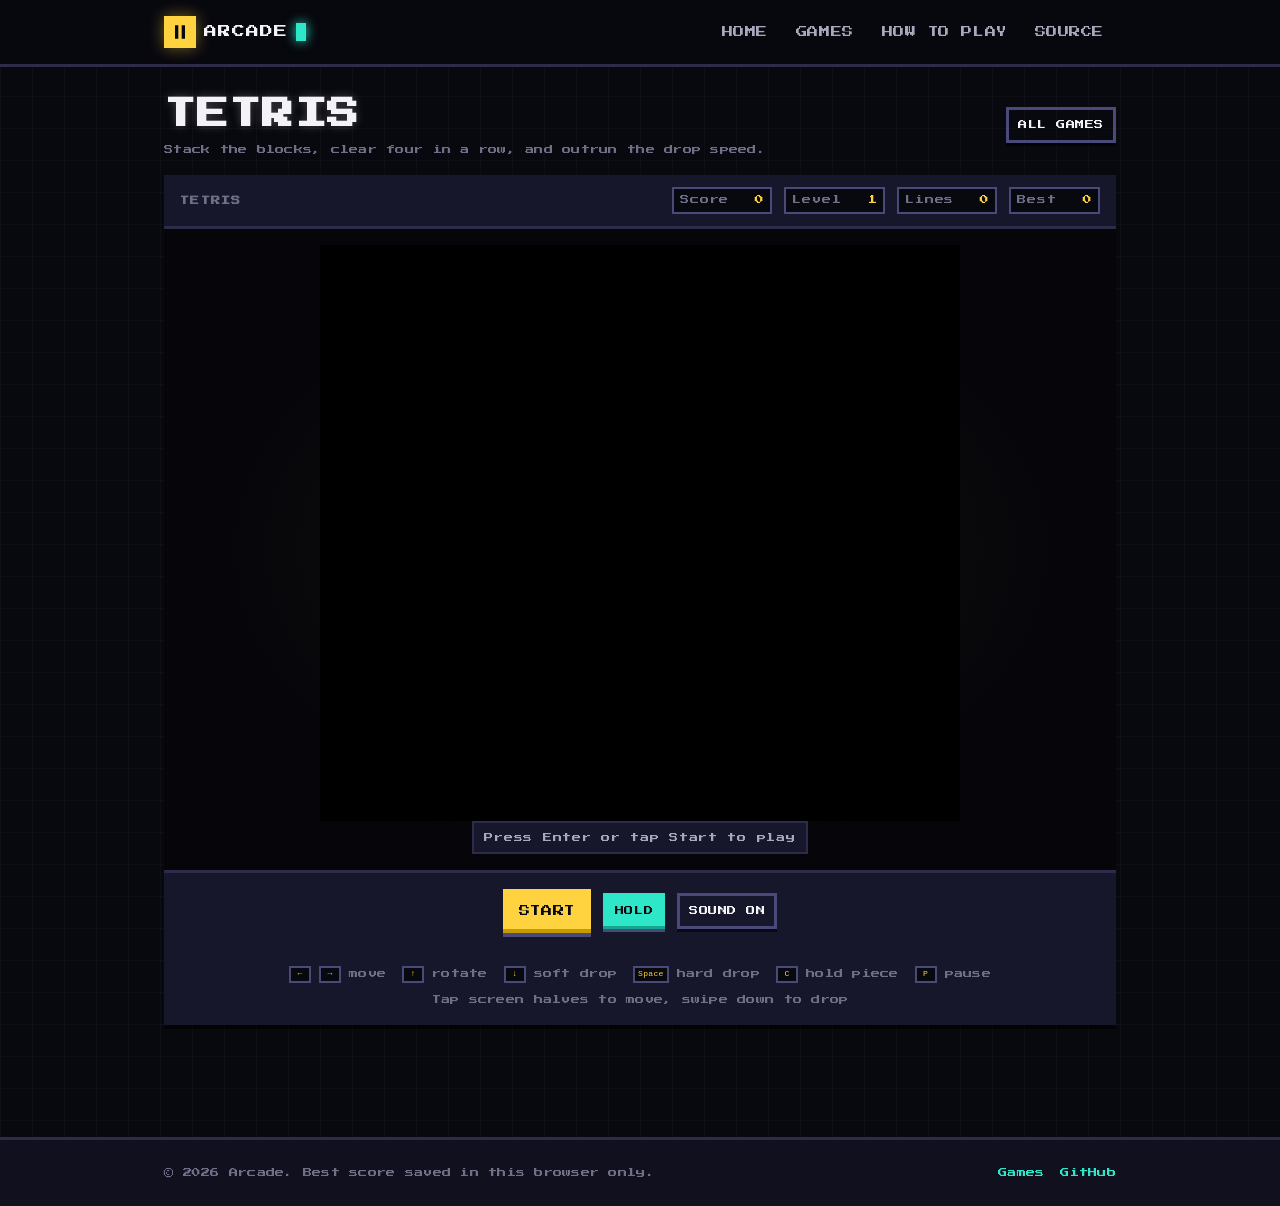
<file: games/tetris/index.html>
<!DOCTYPE html>
<html lang="en">
<head>
<meta charset="utf-8">
<meta name="viewport" content="width=device-width, initial-scale=1">
<title>Tetris — Arcade</title>
<meta name="description" content="Retro Tetris with a 7-bag randomiser, hold slot, ghost piece and wall kicks. Arrows to move and rotate, Space to hard drop, C to hold.">
<meta name="theme-color" content="#08080f">
<link rel="icon" href="../../assets/favicon.svg" type="image/svg+xml">
<link rel="stylesheet" href="../../styles/site.css">
</head>
<body>

<a class="sr-only" href="#screen">Skip to the game</a>

<header class="site-header">
  <div class="container site-header__inner">
    <a class="brand" href="../../">
      <span class="brand__mark" aria-hidden="true">
        <svg viewBox="0 0 24 24" fill="currentColor"><path d="M6 4h4v16H6zM14 4h4v16h-4z"/></svg>
      </span>
      Arcade
    </a>

    <button class="nav-toggle" type="button" aria-expanded="false" aria-controls="site-nav" aria-label="Open menu">
      <span class="nav-toggle__bars" aria-hidden="true"></span>
    </button>

    <nav class="site-nav" id="site-nav" data-open="false" aria-label="Main">
      <ul>
        <li><a href="../../">Home</a></li>
        <li><a href="../../#games">Games</a></li>
        <li><a href="../../#how">How to play</a></li>
        <li><a href="https://github.com/bishalxrauniyar/test-game" rel="noopener">Source</a></li>
      </ul>
    </nav>
  </div>
</header>

<main class="game-main">
  <div class="container">

    <div class="game-head">
      <div class="game-head__text">
        <h1>TETRIS</h1>
        <p>Stack the blocks, clear four in a row, and outrun the drop speed.</p>
      </div>
      <a class="btn btn--ghost btn--sm" href="../../#games">All games</a>
    </div>

    <div class="cabinet">
      <div class="cabinet__marquee">
        <h2>Tetris</h2>
        <span class="stat"><span class="stat__label">Score</span> <span class="stat__value" id="sScore">0</span></span>
        <span class="stat"><span class="stat__label">Level</span> <span class="stat__value" id="sLevel">1</span></span>
        <span class="stat"><span class="stat__label">Lines</span> <span class="stat__value" id="sLines">0</span></span>
        <span class="stat"><span class="stat__label">Best</span> <span class="stat__value" id="sBest">0</span></span>
      </div>

      <div class="cabinet__screen">
        <div class="screen" id="screen">
          <canvas id="game" width="160" height="144" role="img"
                  aria-label="Tetris playfield. Left and right arrows move the piece, up arrow rotates it, down arrow soft drops, Space hard drops and C holds the piece."></canvas>
        </div>
        <p class="status status--info" id="status" role="status">Press Enter or tap Start to play</p>
      </div>

      <div class="deck">
        <button class="btn" id="start" type="button">Start</button>
        <button class="btn btn--teal btn--sm" id="hold" type="button" aria-pressed="false" aria-label="Hold the current piece">Hold</button>
        <button class="btn btn--ghost btn--sm" id="sound" type="button" aria-pressed="true">Sound On</button>

        <div class="pad pad--dpad" role="group" aria-label="Touch controls">
          <button class="pad__btn pad__btn--up" type="button" data-pad="up" aria-label="Rotate piece">
            <svg viewBox="0 0 24 24" fill="none" stroke="currentColor" stroke-width="3" stroke-linecap="square" aria-hidden="true"><path d="M12 20V5M5 12l7-7 7 7"/></svg>
          </button>
          <button class="pad__btn pad__btn--left" type="button" data-pad="left" aria-label="Move left">
            <svg viewBox="0 0 24 24" fill="none" stroke="currentColor" stroke-width="3" stroke-linecap="square" aria-hidden="true"><path d="M20 12H5M12 5v14"/></svg>
          </button>
          <button class="pad__btn pad__btn--a" type="button" data-pad="fire" aria-label="Hard drop">
            <span style="font-size:11px">DROP</span>
          </button>
          <button class="pad__btn pad__btn--right" type="button" data-pad="right" aria-label="Move right">
            <svg viewBox="0 0 24 24" fill="none" stroke="currentColor" stroke-width="3" stroke-linecap="square" aria-hidden="true"><path d="M20 12H5M12 5v14"/></svg>
          </button>
          <button class="pad__btn pad__btn--down" type="button" data-pad="down" aria-label="Soft drop">
            <svg viewBox="0 0 24 24" fill="none" stroke="currentColor" stroke-width="3" stroke-linecap="square" aria-hidden="true"><path d="M12 4v15M5 12l7 7 7-7"/></svg>
          </button>
        </div>
      </div>

      <div class="deck" style="border-top:0">
        <div class="legend">
          <div><kbd>&larr;</kbd><kbd>&rarr;</kbd> move</div>
          <div><kbd>&uarr;</kbd> rotate</div>
          <div><kbd>&darr;</kbd> soft drop</div>
          <div><kbd>Space</kbd> hard drop</div>
          <div><kbd>C</kbd> hold piece</div>
          <div><kbd>P</kbd> pause</div>
          <div>Tap screen halves to move, swipe down to drop</div>
        </div>
      </div>
    </div>

  </div>
</main>

<footer class="site-footer">
  <div class="container site-footer__inner">
    <p>&copy; <span data-year>2026</span> Arcade. Best score saved in this browser only.</p>
    <ul class="site-footer__links">
      <li><a href="../../#games">Games</a></li>
      <li><a href="https://github.com/bishalxrauniyar/test-game" rel="noopener">GitHub</a></li>
    </ul>
  </div>
</footer>

<script src="../../assets/site.js" defer></script>
<script src="../../assets/engine.js" defer></script>
<script src="tetris.js" defer></script>
</body>
</html>
</file>
<file: styles/site.css>
/* ==========================================================================
   site.css — 8-bit arcade design system
   Self-hosted pixel font, hard-edged pixel borders, CRT scanlines.
   ========================================================================== */

/* --- 1. Design tokens --------------------------------------------------- */
@font-face {
  font-family: "Press Start 2P";
  font-style: normal;
  font-weight: 400;
  font-display: swap;
  src: url("../assets/fonts/press-start-2p-latin.woff2") format("woff2");
  unicode-range: U+0000-00FF, U+0131, U+0152-0153, U+02BB-02BC, U+02C6, U+02DA,
    U+02DC, U+0304, U+0308, U+0329, U+2000-206F, U+20AC, U+2122, U+2191, U+2193,
    U+2212, U+2215, U+FEFF, U+FFFD;
}
@font-face {
  font-family: "Press Start 2P";
  font-style: normal;
  font-weight: 400;
  font-display: swap;
  src: url("../assets/fonts/press-start-2p-latin-ext.woff2") format("woff2");
  unicode-range: U+0100-02BA, U+02BD-02C5, U+02C7-02CC, U+02CE-04FF, U+1E00-1E9F,
    U+1EF2-1EFF, U+2020, U+20A0-20AB, U+2113, U+A720-A7FF;
}

:root {
  /* Arcade palette. Every colour below is a real NES/arcade colour. */
  --ink: #f2f2f7;          /* primary text on dark */
  --ink-dim: #a8a8bd;      /* secondary text (5.1:1 on --bg-deep) */
  --ink-faint: #6f6f88;

  --bg-deep: #08080f;      /* page background */
  --bg-panel: #10101e;     /* panels */
  --bg-panel-2: #17172b;   /* raised surfaces */
  --line: #2c2c4a;         /* borders */
  --line-hot: #4a4a7a;

  --amber: #ffd23f;        /* primary accent — 12:1 on bg-deep */
  --teal: #2ee6c8;         /* secondary accent */
  --red: #ff2e4d;
  --green: #22c55e;
  --blue: #4f6df5;
  --purple: #9b5cf6;
  --pink: #ff5cc8;

  /* Type. Press Start 2P is single-weight, so hierarchy comes from size and
     colour — never from bold. */
  --font: "Press Start 2P", "Courier New", ui-monospace, monospace;
  --fs-xs: 0.5625rem;   /* 9px  — micro labels */
  --fs-sm: 0.6875rem;   /* 11px — captions, nav */
  --fs-md: 0.8125rem;   /* 13px — body */
  --fs-lg: 1rem;        /* 16px — h3 */
  --fs-xl: 1.375rem;    /* 22px — h2 */
  --fs-2xl: clamp(1.5rem, 4.4vw, 2.5rem);
  --fs-3xl: clamp(2rem, 7.5vw, 4rem);

  /* Spacing — 4px base, arcade grid */
  --s-1: 4px;
  --s-2: 8px;
  --s-3: 12px;
  --s-4: 16px;
  --s-5: 24px;
  --s-6: 32px;
  --s-7: 48px;
  --s-8: 64px;
  --s-9: 96px;

  /* Hard "pixel" border depth. Used as a box-shadow so corners stay square. */
  --edge: 4px;
  --edge-sm: 3px;

  --container: 1000px;
}

@supports not (font-size: 1rem) {
  /* no-op guard so older engines don't drop the whole sheet */
}

/* --- 2. Reset ----------------------------------------------------------- */
*,
*::before,
*::after { box-sizing: border-box; }

* { margin: 0; }

html { -webkit-text-size-adjust: 100%; scroll-behavior: smooth; }

body {
  font-family: var(--font);
  font-size: var(--fs-md);
  line-height: 1.85;
  letter-spacing: 0.02em;
  color: var(--ink);
  background: var(--bg-deep);
  -webkit-font-smoothing: none;
  min-height: 100vh;
  display: flex;
  flex-direction: column;
  /* Faint arcade-grid backdrop */
  background-image:
    linear-gradient(rgba(255, 255, 255, 0.022) 1px, transparent 1px),
    linear-gradient(90deg, rgba(255, 255, 255, 0.022) 1px, transparent 1px);
  background-size: 32px 32px;
}

img, svg { display: block; max-width: 100%; }

canvas {
  display: block;
  image-rendering: pixelated;
  image-rendering: crisp-edges;
  touch-action: none;
  background: #000;
}

h1, h2, h3 {
  color: var(--ink);
  line-height: 1.45;
  letter-spacing: 0.02em;
  text-wrap: balance;
}
h1 { font-size: var(--fs-2xl); }
h2 { font-size: var(--fs-xl); }
h3 { font-size: var(--fs-lg); }

p { text-wrap: pretty; }

a { color: var(--teal); text-decoration: none; }
a:hover { color: var(--amber); }

button, select, input { font: inherit; color: inherit; }
button { cursor: pointer; border: 0; background: none; }

ul, ol { padding-left: 1.25em; }

:focus-visible {
  outline: 3px solid var(--amber);
  outline-offset: 3px;
}

/* --- 3. Utilities ------------------------------------------------------- */
.container {
  width: 100%;
  max-width: var(--container);
  margin-inline: auto;
  padding-inline: var(--s-5);
}

.sr-only {
  position: absolute;
  width: 1px; height: 1px;
  padding: 0; margin: -1px;
  overflow: hidden;
  clip: rect(0 0 0 0);
  white-space: nowrap;
  border: 0;
}

.eyebrow {
  display: inline-flex;
  align-items: center;
  gap: var(--s-2);
  font-size: var(--fs-xs);
  letter-spacing: 0.14em;
  color: var(--teal);
  text-transform: uppercase;
}
.eyebrow::before {
  content: "";
  width: 8px; height: 8px;
  background: var(--teal);
  box-shadow: 0 0 12px var(--teal);
}

.lede {
  font-size: var(--fs-md);
  line-height: 2;
  color: var(--ink-dim);
  max-width: 54ch;
}

main { flex: 1 0 auto; }

.section { padding-block: var(--s-8); }
.section--tight { padding-block: var(--s-7); }

.blink { animation: blink 1.1s steps(1, end) infinite; }
@keyframes blink { 0%, 49% { opacity: 1; } 50%, 100% { opacity: 0; } }

/* --- 4. Buttons — hard pixel edges -------------------------------------- */
.btn {
  display: inline-flex;
  align-items: center;
  justify-content: center;
  gap: var(--s-2);
  min-height: 44px;
  padding: var(--s-3) var(--s-4);
  border: 0;
  color: var(--bg-deep);
  background: var(--amber);
  font-size: var(--fs-sm);
  letter-spacing: 0.06em;
  text-transform: uppercase;
  text-decoration: none;
  box-shadow:
    inset 0 calc(var(--edge) * -1) 0 0 #c79a00,
    0 var(--edge) 0 0 var(--line-hot);
  transition: transform 0.06s steps(2), box-shadow 0.06s steps(2), background-color 0.12s;
}
.btn:hover { background: #ffe066; color: var(--bg-deep); }
.btn:active {
  transform: translateY(var(--edge));
  box-shadow: inset 0 calc(var(--edge) * -1) 0 0 #c79a00, 0 0 0 0 var(--line-hot);
}
.btn:focus-visible { outline: 3px solid var(--teal); outline-offset: 3px; }

.btn--teal { background: var(--teal); box-shadow: inset 0 calc(var(--edge) * -1) 0 0 #14a68f, 0 var(--edge) 0 0 var(--line-hot); }
.btn--teal:hover { background: #6ff5de; }
.btn--teal:active { box-shadow: inset 0 calc(var(--edge) * -1) 0 0 #14a68f, 0 0 0 0; }

.btn--red { background: var(--red); color: var(--ink); box-shadow: inset 0 calc(var(--edge) * -1) 0 0 #a01127, 0 var(--edge) 0 0 var(--line-hot); }
.btn--red:hover { background: #ff5870; }
.btn--red:active { box-shadow: inset 0 calc(var(--edge) * -1) 0 0 #a01127, 0 0 0 0; }

.btn--ghost {
  background: transparent;
  color: var(--ink);
  box-shadow: inset 0 0 0 3px var(--line-hot), 0 var(--edge) 0 0 rgba(0, 0, 0, 0.6);
}
.btn--ghost:hover { background: var(--bg-panel-2); color: var(--amber); box-shadow: inset 0 0 0 3px var(--amber), 0 var(--edge) 0 0 rgba(0, 0, 0, 0.6); }
.btn--ghost:active { transform: translateY(var(--edge)); box-shadow: inset 0 0 0 3px var(--amber), 0 0 0 0; }

.btn--sm { min-height: 36px; padding: var(--s-2) var(--s-3); font-size: var(--fs-xs); --edge: 3px; }
.btn--block { width: 100%; }
.btn[disabled] { opacity: 0.4; pointer-events: none; }

/* --- 5. Header ---------------------------------------------------------- */
.site-header {
  position: sticky;
  top: 0;
  z-index: 50;
  background: rgba(8, 8, 15, 0.92);
  backdrop-filter: blur(8px);
  -webkit-backdrop-filter: blur(8px);
  border-bottom: 3px solid var(--line);
}

.site-header__inner {
  display: flex;
  align-items: center;
  gap: var(--s-4);
  min-height: 64px;
}

.brand {
  display: inline-flex;
  align-items: center;
  gap: var(--s-2);
  margin-right: auto;
  color: var(--ink);
  font-size: var(--fs-md);
  letter-spacing: 0.08em;
  text-transform: uppercase;
}
.brand:hover { color: var(--amber); }
.brand__mark {
  display: grid;
  place-items: center;
  width: 32px; height: 32px;
  background: var(--amber);
  color: var(--bg-deep);
  box-shadow: 0 0 16px rgba(255, 210, 63, 0.45);
  flex: none;
}
.brand__mark svg { width: 20px; height: 20px; }
/* Blinking block cursor after the wordmark */
.brand::after {
  content: "";
  width: 10px; height: 18px;
  background: var(--teal);
  box-shadow: 0 0 12px var(--teal);
  animation: blink 1.1s steps(1, end) infinite;
}

.nav-toggle {
  display: none;
  align-items: center;
  justify-content: center;
  width: 44px; height: 44px;
  color: var(--ink);
  background: var(--bg-panel);
  box-shadow: inset 0 0 0 3px var(--line-hot);
}
.nav-toggle:hover { color: var(--amber); box-shadow: inset 0 0 0 3px var(--amber); }
.nav-toggle__bars { position: relative; width: 20px; height: 2px; background: currentColor; }
.nav-toggle__bars::before,
.nav-toggle__bars::after {
  content: "";
  position: absolute; left: 0;
  width: 100%; height: 2px;
  background: currentColor;
}
.nav-toggle__bars::before { top: -7px; }
.nav-toggle__bars::after { top: 7px; }
.nav-toggle[aria-expanded="true"] .nav-toggle__bars { background: transparent; }
.nav-toggle[aria-expanded="true"] .nav-toggle__bars::before { top: 0; transform: rotate(45deg); }
.nav-toggle[aria-expanded="true"] .nav-toggle__bars::after { top: 0; transform: rotate(-45deg); }

.site-nav ul {
  display: flex;
  align-items: center;
  gap: var(--s-1);
  list-style: none;
  margin: 0;
  padding: 0;
}
.site-nav a {
  display: inline-flex;
  align-items: center;
  min-height: 40px;
  padding: 0 var(--s-3);
  color: var(--ink-dim);
  font-size: var(--fs-sm);
  letter-spacing: 0.05em;
  text-transform: uppercase;
  box-shadow: inset 0 0 0 0 transparent;
  transition: color 0.12s, background-color 0.12s;
}
.site-nav a:hover { color: var(--amber); background: var(--bg-panel-2); }
.site-nav a[aria-current="page"] { color: var(--bg-deep); background: var(--amber); }

@media (max-width: 719px) {
  .nav-toggle { display: inline-flex; }
  .site-nav {
    position: absolute;
    inset-inline: 0;
    top: 100%;
    display: none;
    padding: var(--s-3) var(--s-5) var(--s-5);
    background: var(--bg-panel);
    border-bottom: 3px solid var(--line);
  }
  .site-nav[data-open="true"] { display: block; }
  .site-nav ul { flex-direction: column; align-items: stretch; gap: var(--s-1); }
  .site-nav a { min-height: 48px; }
}

/* --- 6. Footer ---------------------------------------------------------- */
.site-footer {
  flex: none;
  margin-top: var(--s-8);
  padding-block: var(--s-5);
  border-top: 3px solid var(--line);
  background: var(--bg-panel);
  font-size: var(--fs-xs);
  line-height: 2;
}
.site-footer__inner {
  display: flex;
  flex-wrap: wrap;
  align-items: center;
  justify-content: space-between;
  gap: var(--s-3);
}
.site-footer p { color: var(--ink-faint); }
.site-footer a { color: var(--teal); }
.site-footer a:hover { color: var(--amber); }
.site-footer__links { display: flex; gap: var(--s-4); list-style: none; margin: 0; padding: 0; }

/* --- 7. Hero ------------------------------------------------------------ */
.hero {
  position: relative;
  padding-block: var(--s-8);
  overflow: hidden;
}
/* Scanline wash over the hero only */
.hero::after {
  content: "";
  position: absolute;
  inset: 0;
  pointer-events: none;
  background: repeating-linear-gradient(
    to bottom,
    rgba(0, 0, 0, 0) 0 2px,
    rgba(0, 0, 0, 0.22) 2px 4px
  );
}
.hero__inner { position: relative; z-index: 1; display: grid; gap: var(--s-6); }
.hero h1 {
  font-size: var(--fs-3xl);
  line-height: 1.5;
  letter-spacing: 0.04em;
  margin-top: var(--s-3);
}
.hero h1 .glow {
  color: var(--amber);
  text-shadow: 0 0 8px rgba(255, 210, 63, 0.6), 0 0 24px rgba(255, 210, 63, 0.35);
}
.hero__actions { display: flex; flex-wrap: wrap; gap: var(--s-3); margin-top: var(--s-5); }
.hero__stats { display: flex; flex-wrap: wrap; gap: var(--s-5); margin-top: var(--s-4); }
.hero__stat {
  padding: var(--s-3);
  background: var(--bg-panel);
  box-shadow: inset 0 0 0 3px var(--line);
}
.hero__stat strong {
  display: block;
  font-size: var(--fs-lg);
  color: var(--amber);
  line-height: 1.6;
}
.hero__stat span { font-size: var(--fs-xs); color: var(--ink-faint); letter-spacing: 0.08em; }

@media (min-width: 900px) {
  .hero__inner { grid-template-columns: minmax(0, 1.2fr) minmax(0, 0.8fr); align-items: center; gap: var(--s-7); }
}

/* --- 8. Game cards ------------------------------------------------------ */
.game-grid {
  display: grid;
  grid-template-columns: repeat(auto-fill, minmax(268px, 1fr));
  gap: var(--s-4);
  list-style: none;
  margin: 0;
  padding: 0;
}

.game-card {
  position: relative;
  display: flex;
  flex-direction: column;
  height: 100%;
  background: var(--bg-panel);
  box-shadow: inset 0 0 0 3px var(--line), 0 var(--edge) 0 0 rgba(0, 0, 0, 0.55);
  transition: transform 0.1s steps(2), box-shadow 0.1s steps(2);
}
.game-card:hover,
.game-card:focus-within {
  transform: translateY(-4px);
  box-shadow: inset 0 0 0 3px var(--teal), 0 8px 0 0 rgba(0, 0, 0, 0.55);
}
.game-card__link { position: absolute; inset: 0; z-index: 2; }
.game-card__link:focus-visible { outline: 3px solid var(--amber); outline-offset: -3px; }

/* Pixel-art thumbnail */
.game-card__art {
  position: relative;
  display: grid;
  place-items: center;
  aspect-ratio: 4 / 3;
  border-bottom: 3px solid var(--line);
  background: #05050a;
  overflow: hidden;
}
/* CRT scanlines on every thumbnail */
.game-card__art::after {
  content: "";
  position: absolute;
  inset: 0;
  background: repeating-linear-gradient(
    to bottom, rgba(0, 0, 0, 0) 0 2px, rgba(0, 0, 0, 0.4) 2px 4px
  );
}
.game-card__art canvas {
  width: 100% !important;
  height: 100% !important;
  image-rendering: pixelated;
}
.game-card__art .tile-emoji {
  font-family: var(--font);
  font-size: var(--fs-xl);
  color: var(--ink-dim);
  position: relative;
  z-index: 1;
}

.game-card__body { display: flex; flex-direction: column; gap: var(--s-2); flex: 1; padding: var(--s-4); }
.game-card__meta { display: flex; flex-wrap: wrap; align-items: center; gap: var(--s-2); }
.game-card__title { font-size: var(--fs-lg); color: var(--ink); }
.game-card__desc { font-size: var(--fs-xs); line-height: 2.1; color: var(--ink-dim); }
.game-card__foot {
  display: flex;
  align-items: center;
  gap: var(--s-2);
  margin-top: auto;
  padding-top: var(--s-3);
  font-size: var(--fs-xs);
  letter-spacing: 0.08em;
  color: var(--amber);
}
.game-card:hover .game-card__foot { color: var(--teal); }

.tag {
  display: inline-block;
  padding: 3px var(--s-2);
  font-size: var(--fs-xs);
  letter-spacing: 0.08em;
  text-transform: uppercase;
  color: var(--ink-dim);
  background: var(--bg-panel-2);
  box-shadow: inset 0 0 0 2px var(--line);
}
.tag--hot { color: var(--bg-deep); background: var(--red); box-shadow: none; }
.tag--new { color: var(--bg-deep); background: var(--green); box-shadow: none; }
.tag--hot-2 { color: var(--bg-deep); background: var(--purple); box-shadow: none; }

/* --- 9. Feature list ---------------------------------------------------- */
.howto {
  display: grid;
  gap: var(--s-4);
  grid-template-columns: repeat(auto-fit, minmax(230px, 1fr));
  list-style: none;
  margin: 0;
  padding: 0;
}
.howto li {
  padding: var(--s-4);
  background: var(--bg-panel);
  box-shadow: inset 0 0 0 3px var(--line);
}
.howto h3 { font-size: var(--fs-sm); color: var(--amber); margin-bottom: var(--s-2); }
.howto p { font-size: var(--fs-xs); line-height: 2.1; color: var(--ink-dim); }

kbd {
  display: inline-block;
  min-width: 22px;
  padding: 2px 5px;
  color: var(--amber);
  background: var(--bg-deep);
  box-shadow: inset 0 0 0 2px var(--line-hot);
  font-size: 0.9em;
  line-height: 1.6;
  text-align: center;
  white-space: nowrap;
}

/* --- 10. Game page shell ----------------------------------------------- */
.game-main { padding-block: var(--s-5) var(--s-7); }

.game-head {
  display: flex;
  flex-wrap: wrap;
  align-items: center;
  gap: var(--s-3);
  margin-bottom: var(--s-4);
}
.game-head__text { margin-right: auto; }
.game-head h1 {
  font-size: clamp(1.25rem, 3.6vw, 2rem);
  text-shadow: 0 0 10px rgba(242, 242, 247, 0.25);
}
.game-head p { font-size: var(--fs-xs); color: var(--ink-faint); line-height: 2; margin-top: var(--s-1); }

/* Arcade cabinet bezel */
.cabinet {
  background: var(--bg-panel);
  box-shadow: inset 0 0 0 3px var(--line), 0 var(--edge) 0 0 rgba(0, 0, 0, 0.6);
}
.cabinet__marquee {
  display: flex;
  flex-wrap: wrap;
  align-items: center;
  gap: var(--s-3);
  padding: var(--s-3) var(--s-4);
  border-bottom: 3px solid var(--line);
  background: var(--bg-panel-2);
}
.cabinet__marquee h2 {
  font-size: var(--fs-xs);
  letter-spacing: 0.14em;
  text-transform: uppercase;
  color: var(--ink-faint);
  margin-right: auto;
}
.cabinet__screen {
  display: grid;
  place-items: center;
  padding: var(--s-4);
  background:
    radial-gradient(ellipse at center, rgba(255, 210, 63, 0.05), transparent 70%),
    #05050a;
}
.screen {
  position: relative;
  width: 100%;
  max-width: 640px;
  display: grid;
  place-items: center;
}
/* Faint curved-glass vignette + scanlines */
.screen::after {
  content: "";
  position: absolute;
  inset: 0;
  pointer-events: none;
  background:
    radial-gradient(ellipse at center, transparent 55%, rgba(0, 0, 0, 0.55) 100%),
    repeating-linear-gradient(to bottom, rgba(0, 0, 0, 0) 0 2px, rgba(0, 0, 0, 0.28) 2px 4px);
}
.screen > canvas { position: relative; z-index: 1; }

/* Live status line under the screen */
.status {
  display: flex;
  align-items: center;
  justify-content: center;
  gap: var(--s-2);
  padding: var(--s-2) var(--s-3);
  font-size: var(--fs-xs);
  letter-spacing: 0.08em;
  line-height: 1.9;
  text-align: center;
  color: var(--ink-dim);
  background: var(--bg-panel-2);
  box-shadow: inset 0 0 0 2px var(--line);
}
.status--play { color: var(--teal); box-shadow: inset 0 0 0 2px var(--teal); }
.status--win  { color: var(--green); box-shadow: inset 0 0 0 2px var(--green); }
.status--over { color: var(--red); box-shadow: inset 0 0 0 2px var(--red); }

/* Score chips */
.stat {
  display: inline-flex;
  align-items: center;
  gap: var(--s-2);
  padding: 5px var(--s-2);
  font-size: var(--fs-xs);
  white-space: nowrap;
  color: var(--ink);
  background: var(--bg-deep);
  box-shadow: inset 0 0 0 2px var(--line-hot);
}
.stat__label { color: var(--ink-faint); letter-spacing: 0.1em; }
.stat__value { color: var(--amber); min-width: 3ch; text-align: right; }

/* Controls under the screen */
.deck {
  display: flex;
  flex-wrap: wrap;
  align-items: center;
  justify-content: center;
  gap: var(--s-3);
  padding: var(--s-4);
  border-top: 3px solid var(--line);
  background: var(--bg-panel-2);
}

/* On-screen pad — visible on coarse pointers, or always on small screens */
.pad {
  display: none;
  grid-template-columns: repeat(3, 56px);
  grid-template-rows: repeat(3, 56px);
  gap: var(--s-1);
  touch-action: manipulation;
  user-select: none;
  -webkit-user-select: none;
}
.pad__btn {
  display: grid;
  place-items: center;
  color: var(--ink);
  background: var(--bg-panel);
  box-shadow: inset 0 0 0 3px var(--line-hot), inset 0 -4px 0 0 rgba(0, 0, 0, 0.5);
  -webkit-tap-highlight-color: transparent;
}
.pad__btn:hover { color: var(--amber); }
.pad__btn:active,
.pad__btn[data-held="true"] {
  color: var(--bg-deep);
  background: var(--amber);
  box-shadow: inset 0 0 0 3px var(--amber);
}
.pad__btn svg { width: 22px; height: 22px; }
.pad__btn--up    { grid-area: 1 / 2; }
.pad__btn--left  { grid-area: 2 / 1; }
.pad__btn--right { grid-area: 2 / 3; }
.pad__btn--down  { grid-area: 3 / 2; }
.pad__btn--a     { grid-area: 2 / 2; }
.pad__btn--b     { grid-area: 2 / 3; }

@media (pointer: coarse), (max-width: 640px) {
  .pad--dpad { display: grid; }
}

.legend {
  display: flex;
  flex-wrap: wrap;
  justify-content: center;
  gap: var(--s-2) var(--s-4);
  font-size: var(--fs-xs);
  line-height: 2;
  color: var(--ink-faint);
}
.legend div { display: flex; align-items: center; gap: var(--s-2); }

/* --- 11. Motion --------------------------------------------------------- */
@media (prefers-reduced-motion: reduce) {
  html { scroll-behavior: auto; }
  *, *::before, *::after {
    animation-duration: 0.01ms !important;
    animation-iteration-count: 1 !important;
    transition-duration: 0.01ms !important;
  }
  .hero::after, .screen::after, .game-card__art::after { display: none; }
  .brand::after, .blink { animation: none; }
}
</file>
